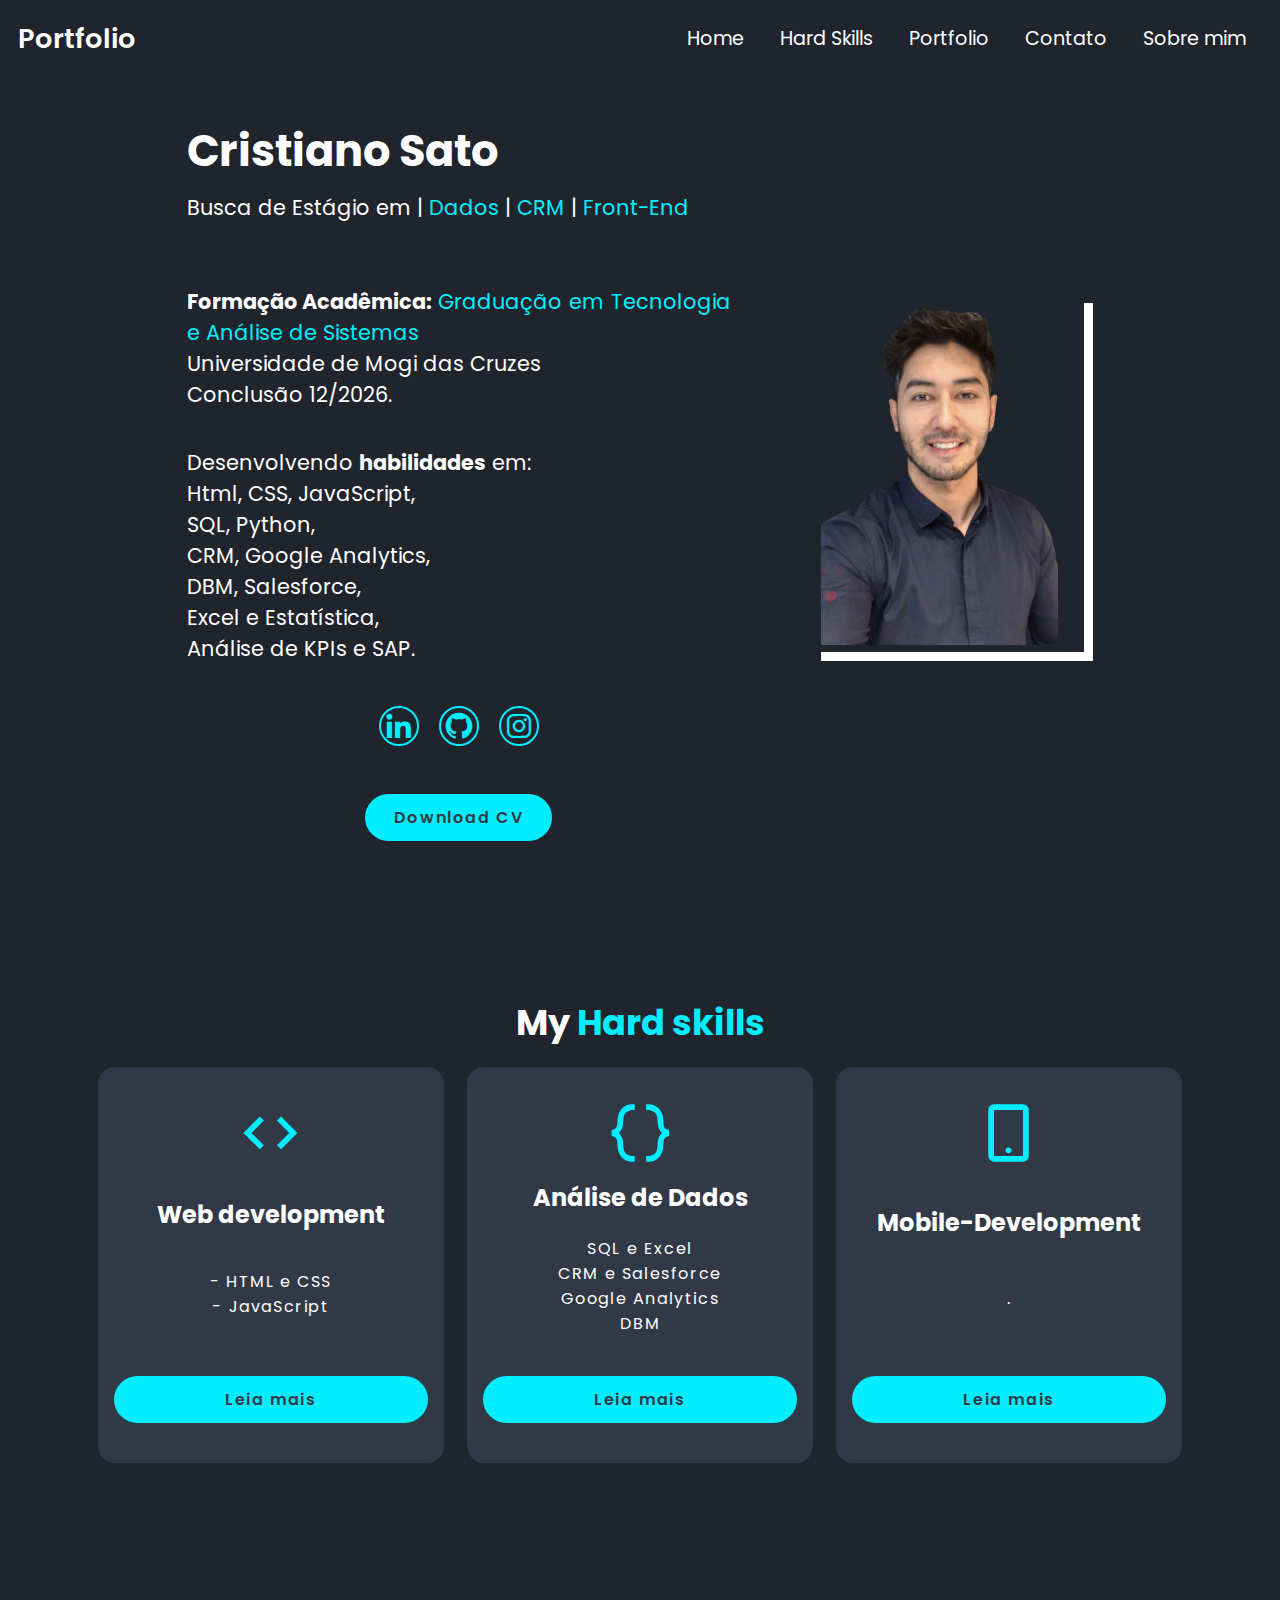
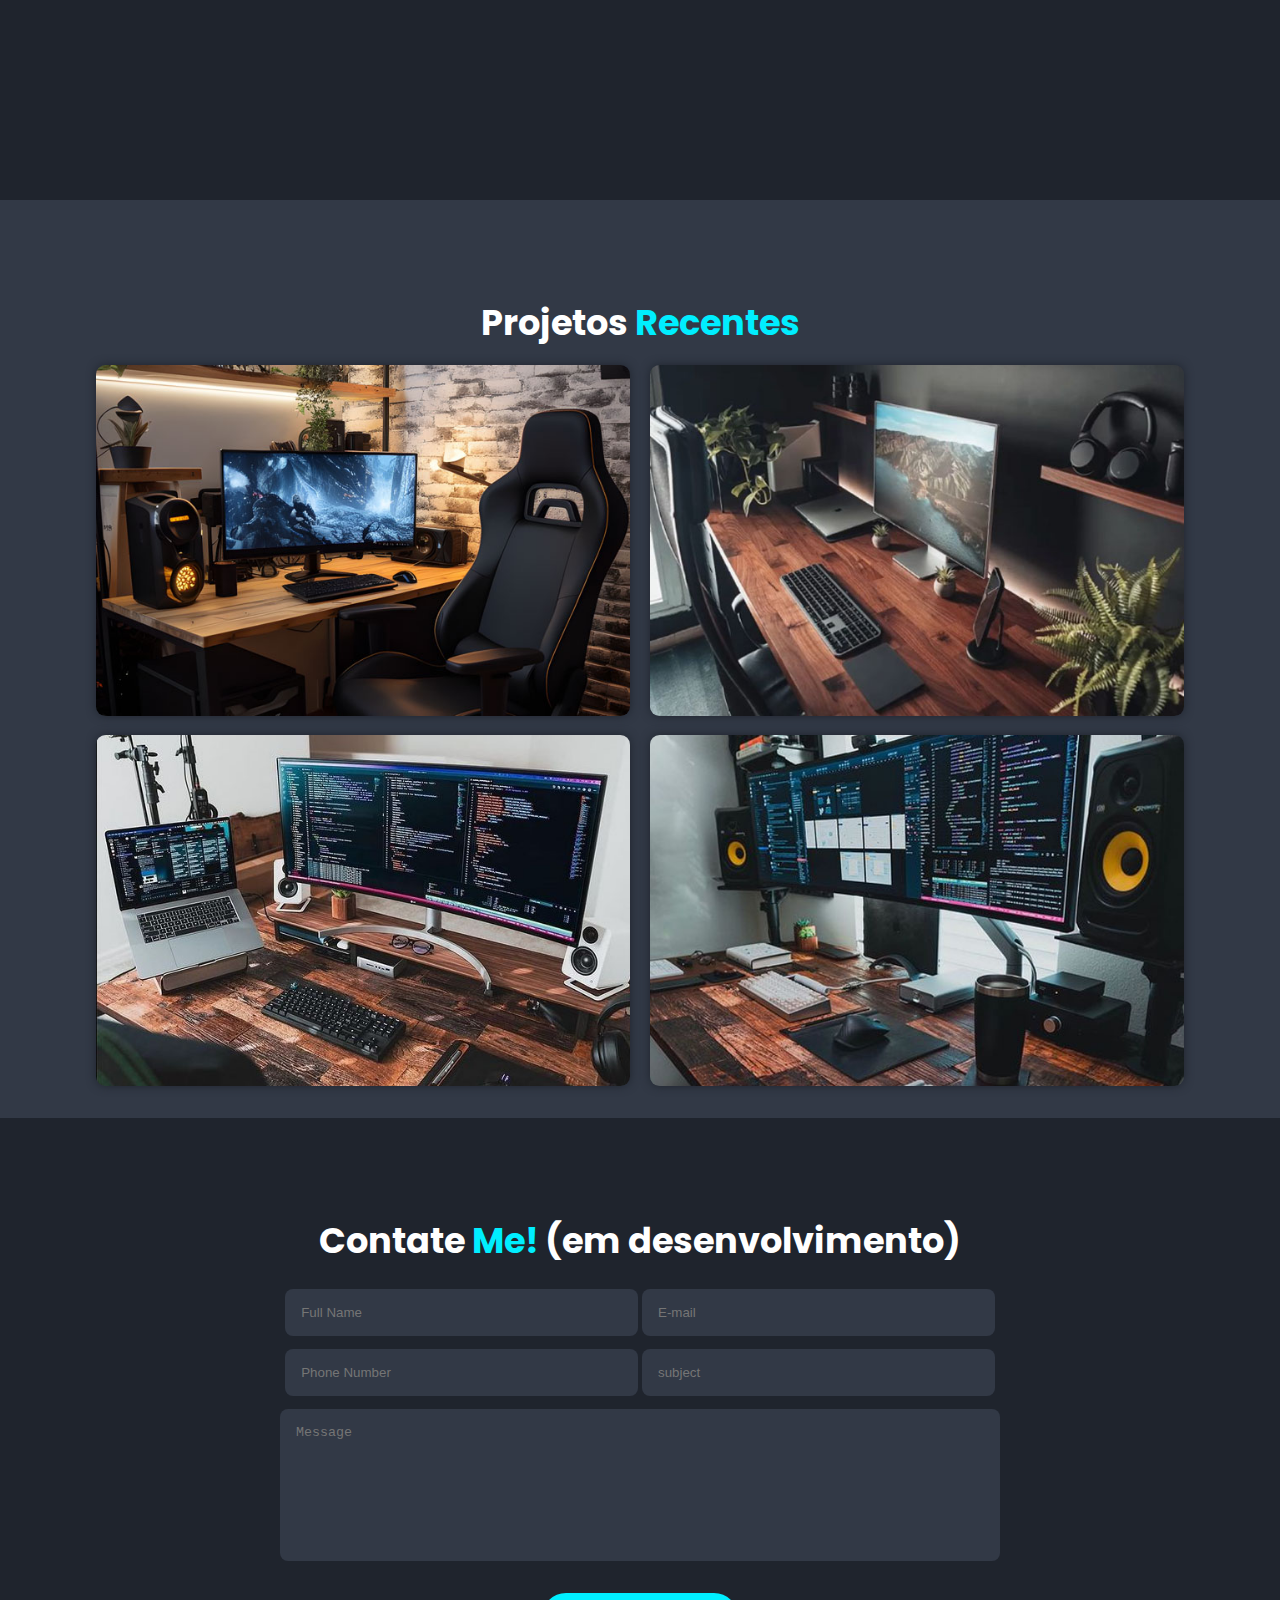
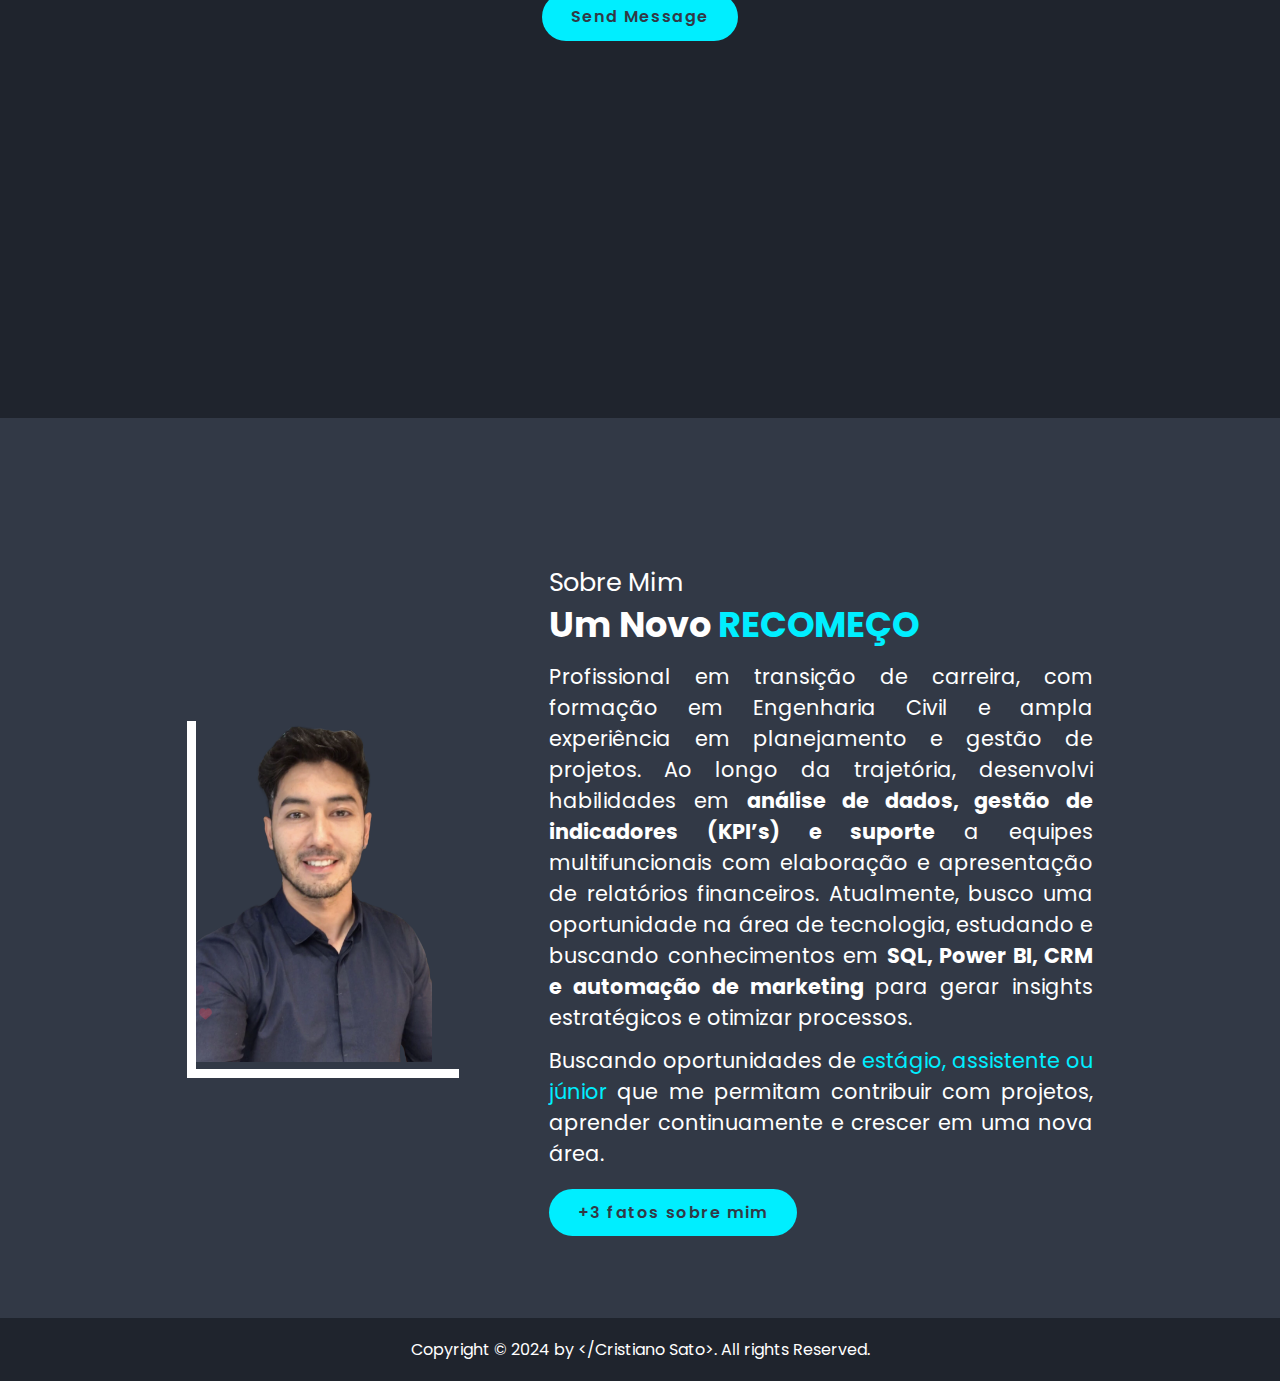
<file: index.html>
<!DOCTYPE html>
<html lang="Pt-br">
<head>
    <meta charset="UTF-8">
    <meta name="viewport" content="width=device-width, initial-scale=1.0">
    <title>Portfolio Cristiano Sato</title>
    <link rel="shortcut icon" href="#" type="image/x-icon">
    <!-- Box icons -->
    <link href='https://unpkg.com/boxicons@2.1.4/css/boxicons.min.css' rel='stylesheet'>
    <!-- custom css -->
     <link rel="stylesheet" href="css/style.css">

     
     
</head>
<body>
    <header>
        <a href="#" class="logo">Portfolio</a>

        <div class="nav">
            <a href="#home">Home</a>
            <a href="#services">Hard Skills</a>
            <a href="#portfolio">Portfolio</a>
            <a href="#contact">Contato</a>
            <a href="#about">Sobre mim</a>
        </div>

        <div class="nav-responsive">
            <a href="#home">Home</a>
            <a href="#services">Hard Skills</a>
            <a href="#portfolio">Portfolio</a>
            <a href="#contact">Contato</a>
            <a href="#about">Sobre mim</a>
        </div>

        <div class="menu-hamburguer">
            <div class="bar1"></div>
            <div class="bar2"></div>
            <div class="bar3"></div>
        </div>


    </header>

    <!-- home section -->
     <section class="home" id="home">
        <div class="home-content">
            
            <h1>Cristiano Sato</h1> 
            <p>Busca de Estágio em   | <span> Dados</span> | <span>CRM</span> | <span>Front-End</span> </p> <br><br>
            <!-- <p>Formado em <strong>Engenharia</strong>. --> 
            <p><strong>Formação Acadêmica:</strong> <span> Graduação em Tecnologia e Análise de Sistemas</span> <br>Universidade de Mogi das Cruzes <br>Conclusão 12/2026.  
            </p>
            <br>
            
            

            <p>
                 
                <!--7 anos de experiência na engenharia, desenvolvi uma base sólida em análise crítica, gestão de projetos e resolução de problemas complexos. 
                Atualmente, estou --> Desenvolvendo <strong>habilidades</strong> em: <br>
                 Html, CSS, JavaScript,<br>
                 SQL, Python, <br>
                 CRM, Google Analytics,<br>
                 DBM, Salesforce,<br>
                 Excel e Estatística, <br>
                 Análise de KPIs e SAP.
            </p>
            
            <p> 
                <!--Adquirindo habilidades em programação e análise de dados. Análise de KPIs e uma boa comunicação.
                Minha abordagem combina a precisão analítica da engenharia com a adaptação necessária para enfrentar desafios em novos projetos.  Estou em busca de oportunidades de <span> estágio, assistente ou júnior </span>que me permitam contribuir com projetos, aprender continuamente e crescer em uma nova área. -->
            </p>

            

            <div class="social-media">
                <a href="https://www.linkedin.com/in/cristiano-sato-61957b149/" target="_blank"><i class='bx bxl-linkedin'></i></i></a> 
                <a href="https://github.com/cristianosato" target="_blank"><i class='bx bxl-github'></i></a>
                <a href="#"><i class='bx bxl-instagram'></i></i></a>
            </div>

            <div>
                <a href="Cristiano Sato CV.pdf" class="btn">Download CV</a>
            </div>

           <!--
            <a href="Cristiano Sato CV.pdf" download>Baixar PDF</a>

            <p>Clique no link acima para baixar o arquivo PDF diretamente.</p>

            -->

        </div>

        <div class="home-img">
            <img src="img/file.png" alt="profile picture">
        </div>

     </section>
    <!-- /home section -->

    <!--service section -->
     <section class="services" id="services">
        <h2>My <span>Hard skills</span></h2>
        
        <div class="services-container">
            <div class="services-box">
                <i class='bx bx-code'></i>
                <h3>Web development</h3>
                
                <p>
                    - HTML e CSS<br> - JavaScript<br> 
                 </p>

                 <a href="#" class="btn">Leia mais</a>
            </div>

            <div class="services-box">
                <i class='bx bx-code-curly'></i>
                <h3>Análise de Dados</h3>
                
                <p>
                    SQL e Excel<br> CRM e Salesforce<br> Google Analytics<br> DBM<br>
                 </p>

                 <a href="#" class="btn">Leia mais</a>
            </div>
  
            <div class="services-box">
                <i class='bx bx-mobile-alt'></i>
                <h3>Mobile-Development</h3>
                
                <p>
                    .
                 </p>

                 <a href="#" class="btn">Leia mais</a>
            </div>

        </div>
     </section>
    <!--/service section -->
      
    <!-- portfolio section -->
     <section class="portfolio" id="portfolio">
        <h2>Projetos <span>Recentes</span></h2>

        <div class="portfolio-container">
            <div class="portfolio-box">
                <img src="img/01.jpg" alt="Portfolio 1">

                <div class="portfolio-layer">
                    <h4>Web Development</h4>

                    <p>velit repellat deserunt fugit accusamus at pariatur? Deleniti officiis fugit repellendus. Odit harum at ut culpa sint. Aut reiciendis eligendi, laboriosam fugit ipsa tenetur, odio iste, nisi facilis similique quasi necessitatibus cupiditate doloremque enim ea nesciunt ratione porro at optio ipsam. 

                    </p>

                    <a href="#">
                        <i class='bx bx-link-external' ></i>
                    </a>
                </div>
            </div>


            <div class="portfolio-box">
                <img src="img/02.jpg" alt="Portfolio 2">

                <div class="portfolio-layer">
                    <h4>Web Development</h4>

                    <p>velit repellat deserunt fugit accusamus at pariatur? Deleniti officiis fugit repellendus. Odit harum at ut culpa sint. Aut reiciendis eligendi, laboriosam fugit ipsa tenetur, odio iste, nisi facilis similique quasi necessitatibus cupiditate doloremque enim ea nesciunt ratione porro at optio ipsam. 

                    </p>

                    <a href="#">
                        <i class='bx bx-link-external'></i>
                    </a>
                </div>
            </div>


            <div class="portfolio-box">
                <img src="img/03.jpg" alt="Portfolio 3">

                <div class="portfolio-layer">
                    <h4>Web Development</h4>

                    <p>velit repellat deserunt fugit accusamus at pariatur? Deleniti officiis fugit repellendus. Odit harum at ut culpa sint. Aut reiciendis eligendi, laboriosam fugit ipsa tenetur, odio iste, nisi facilis similique quasi necessitatibus cupiditate doloremque enim ea nesciunt ratione porro at optio ipsam. 

                    </p>

                    <a href="#">
                        <i class='bx bx-link-external'></i>
                    </a>
                </div>
            </div>


            <div class="portfolio-box">
                <img src="img/04.jpg" alt="Portfolio 4">

                <div class="portfolio-layer">
                    <h4>Web Development</h4>

                    <p>velit repellat deserunt fugit accusamus at pariatur? Deleniti officiis fugit repellendus. Odit harum at ut culpa sint. Aut reiciendis eligendi, laboriosam fugit ipsa tenetur

                    </p>

                    <a href="#">
                        <i class='bx bx-link-external'></i>
                    </a>
                </div>
            </div>


        </div>
     </section>
    <!-- /portfolio section -->

    <!-- contact section -->
     <section class="contact" id="contact">
        <h2>Contate <span>Me!</span> (em desenvolvimento)</h2>

        <form action="" >
            <div class="input-box">
                <input type="text" placeholder="Full Name">
                <input type="email" placeholder="E-mail">
            </div>

            <div class="input-box">
                <input type="number" placeholder="Phone Number"> 
                <input type="text" placeholder="subject">
            </div>

            <textarea cols="30" rows="8" placeholder="Message"></textarea>

            <a href="#" class="btn">Send Message</a>

        </form>
     </section>
    <!-- /contact section -->

    <!-- about section -->
     <section class="about" id="about">
            <div class="about-img">
                <img src="img/file.png" alt="About Me">
            </div>

            <div class="about-content">
                <h3>Sobre Mim</h3>
                <h1> Um Novo <span>RECOMEÇO</span></h1>
                
                
                <p>
                    Profissional em transição de carreira, com formação em Engenharia Civil e ampla experiência em planejamento e gestão de projetos. Ao longo da trajetória, desenvolvi habilidades em <strong> análise de dados, gestão de indicadores (KPI’s) e suporte </strong> a equipes multifuncionais com elaboração e apresentação de relatórios financeiros. Atualmente, busco uma oportunidade na área de tecnologia, estudando e buscando conhecimentos em <strong>SQL, Power BI, CRM e automação de marketing </strong>para gerar insights estratégicos e otimizar processos.
                    <!-- 7 anos de experiência na engenharia, desenvolvi uma base sólida em análise crítica e gestão de projetos. <br>
                    Atualmente, buscando a transição para tecnologia e dados.-->
                </p>
                
                <p> 
                     Buscando oportunidades de <span> estágio, assistente ou júnior </span>que me permitam contribuir com projetos, aprender continuamente e crescer em uma nova área.
                </p>

                

                <a href="about.html" class="btn" > +3 fatos sobre mim</a>

            </div>
           
        </section>
    <!-- /about section -->

    <footer>
        <p>Copyright &copy; 2024 by &lt;/Cristiano Sato&gt;. All rights Reserved.</p>
    </footer>

</body>
<script src="js/script.js"></script>
</html>
</file>
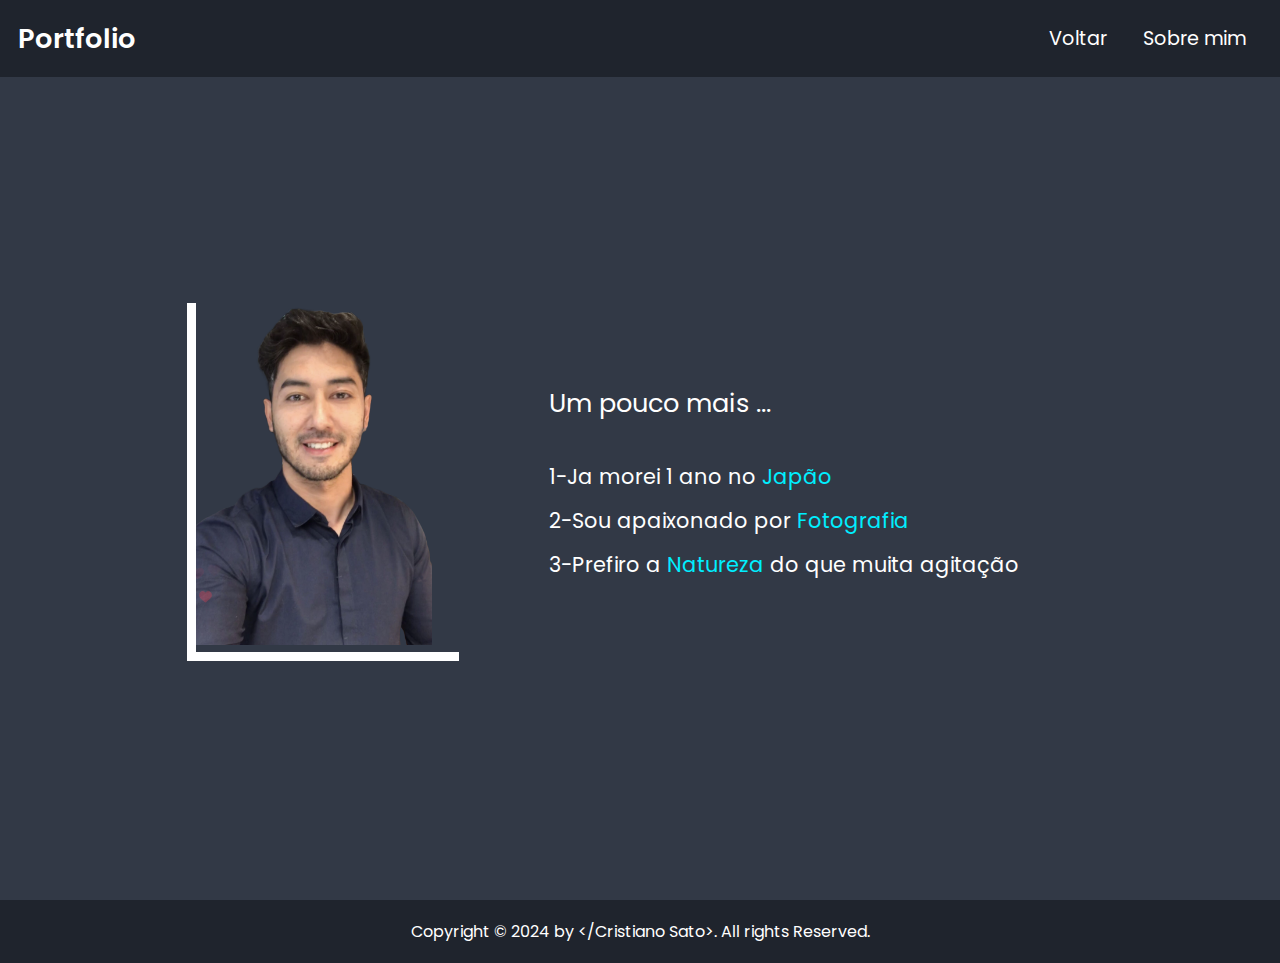
<file: about.html>
<!DOCTYPE html>
<html lang="Pt-br">
<head>
    <meta charset="UTF-8">
    <meta name="viewport" content="width=device-width, initial-scale=1.0">
    <title>Complete Portfolio Website</title>
    <link rel="shortcut icon" href="#" type="image/x-icon">
    <!-- Box icons -->
    <link href='https://unpkg.com/boxicons@2.1.4/css/boxicons.min.css' rel='stylesheet'>
    <!-- custom css -->
     <link rel="stylesheet" href="css/style.css">

     
     
</head>
<body>
    <header>
        <a href="#" class="logo">Portfolio</a>

        <div class="nav">
            <a href="index.html" href="#home" >Voltar</a>
            <a href="#about">Sobre mim</a>
        </div>

        <div class="nav-responsive">
            <a href="#home">Voltar</a>
            <a href="#services">services</a>
            <a href="#portfolio">portfolio</a>
            <a href="#contact">contact</a>
            <a href="#about">Sobre mim</a>
        </div>

        <div class="menu-hamburguer">
            <div class="bar1"></div>
            <div class="bar2"></div>
            <div class="bar3"></div>
        </div>


    </header>



   

    <!-- about section -->
     <section class="about" id="about">
            <div class="about-img">
                <img src="img/file.png" alt="About Me">
            </div>

            <div class="about-content">
                <h3>Um pouco mais ...</h3> <br>
                <p> 1-Ja morei 1 ano no <span>Japão</span> </p> 
                <p> 2-Sou apaixonado por <span>Fotografia</span> </p> 
                <p> 3-Prefiro a  <span>Natureza</span> do que muita agitação </p>

                <!-- 
                <p> 
                    Culpa hic pariatur tempore repellat impedit, quos quibusdam eius! Voluptatibus provident ex, ullam odit repellat natus rem voluptates modi odio autem, molestias quos  minus voluptas repellat obcaecati a officia eius officiis quos!   
                </p>

                <a href="about.html" class="btn" > Mais sobre mim</a>  -->

            </div>
           
        </section>
    <!-- /about section -->

    <footer>
        <p>Copyright &copy; 2024 by &lt;/Cristiano Sato&gt;. All rights Reserved.</p>
    </footer>

</body>
<script src="js/script.js"></script>
</html>
</file>
<file: css/style.css>
/* Imports the poppins font fron Googlw Fonts */

@import url('https://fonts.googleapis.com/css2?family=Poppins:wght@300;400;700&display=swap');


:root {
    --main-color: #00eeff;
    --text-color: #ffffff;
    --bg-color-01: #1f242d;
    --bg-color-02: #323946;
    --color-00: #0000001a;

    /* Extra */
    --color-01:#999999;
    --color-02:#009539;
    --color-03:#7950f2;
    --color-04:#c00000;
    --color-05:#232323;

}

* {
    margin: 0;
    padding: 0;
    box-sizing: border-box;
    text-decoration: none;
    border: none;
    outline: none;
    scroll-behavior:smooth;

}

html {
    font-family:'Poppins', sans-serif;
    font-size: 16px;
}

body{
    background-color: var(--bg-color-01);
    color: var(--text-color);
}

header{
    position: fixed;
    top: 0;
    left: 0;
    width: 100%;
    padding: 1.1rem;
    background-color: var(--bg-color-01);
    display: flex;
    justify-content: space-between;
    align-items: center;
    z-index: 100;
   

    /* border: solid 1px var(--color-02); */
}

.logo{
    font-size: 1.7rem;
    color: var(--text-color);
    font-weight: 600;
    cursor: default;
}

.nav-responsive{
    display: none;
    position: absolute;
    top: 100%;
    left: 0;
    width: 100%;
    padding: 1rem;
    background-color: var(--bg-color-01);
}

.nav a, .nav-responsive a {
    font-size: 1.2rem;
    color: var(--text-color);
    padding: 0.5rem 1rem;
    transition: 0.4s;

   /* border: solid 1px var(--color-02); /* teste */ 


}

.nav a:hover, .nav-responsive a:hover {
    color: var(--main-color);
}

section {
    min-height: 100vh;
    padding: 6rem 6rem 2rem;

    /* border: solid 1px var(--color-02); /* teste */
}

span {
    color: var(--main-color);
}

.home, .about {
    display: flex;
    flex-direction: row;
    justify-content: space-evenly;
    align-items: center;
}


.home-img {


    border-right: solid 0.6rem;
    border-bottom: solid 0.6rem;
    border-image: linear-gradient (225deg, tranparente 50% , var(--main-color));
}


.about-img {
    border-left:  solid 0.6rem;
    border-bottom: solid 0.6rem;
    border-image: linear-gradient (225deg, tranparente 50% , var(--main-color));
}


.home-img img, .about-img img {
    width: 90%;
}


.about{
    background-color: var(--bg-color-02);
}


.home-content, .about-content {
    width: 65%;  
}


.home-content h1, .about-content h1 {
    font-weight: 700;
    line-height: 2rem;
    font-weight: 100;
         
} 



.home-content h3, .about-content h3 {
    font-weight: 400;
    font-size: 1.6rem;
}

.home-content p, .about-content p {
    margin-top: 0.8rem;
    text-align: justify; 
    font-size: 1.3rem;
}

.services h2,
.portfolio h2,
.contact h2{
    font-size:2.2rem ;
    margin-bottom: 1rem;
    text-align: center;
}

.services-container {
    display: flex;
    flex-direction: row;
    justify-content: space-evenly;
    
}

.services-box{
    display: flex;
    flex-direction: column;
    justify-content: space-between;
    min-height: 25rem;
    margin-bottom: 1rem;
}

.services-container  .services-box {
    padding: 2rem 1rem 2.5rem;
    border-radius: 1.2rem;
    text-align: center;
    border: solid 0.15rem var(--bg-color-01);
    background-color: var(--bg-color-02);
    transition: 0.5s ease;
}

.services-container  .services-box:hover {
    border-color: var(--main-color);
    transform: scale(1.05);
}

.services-box i {
    font-size: 4.3rem;
    color: var(--main-color);

}

.services-box h3 {
    font-size: 1.5rem;

}

.services-box p {
    margin: 0.5rem;
    letter-spacing: 0.1rem;
    /* N lines ...*/
    display: -webkit-box;
    -webkit-line-clamp: 4;
    -webkit-box-orient: vertical;
    overflow: hidden;
    text-overflow: ellipsis;    
}


.btn :hover{
    box-shadow: 0 0 0.3rem var(--main-color);
    background-color: inherit;
    cursor: pointer;
    
}

.portfolio {
    background-color: var(--bg-color-02);
}

.portfolio-container{
    display: grid;
    gap: 1.2rem;  
}


.portfolio-box{
    position: relative;
    border-radius: 0.6rem;
    box-shadow: 0 0 0.6rem var(--bg-color-01);
    overflow: hidden;
    display: flex; 
    
}


.portfolio-box img {
    width: 100%;
    transition: 0.5s ease;
}


.portfolio-box img:hover {
    transform: scale(1.1);
}

.portfolio-box .portfolio-layer {
    position: absolute;
    bottom: 0;
    left: 0;
    width: 100%;
    height: 90%;
    background: linear-gradient(transparent,var(--main-color));
    display: flex;
    flex-direction: column;
    justify-content: center;
    align-items: center;
    text-align: center;
    padding: 1rem 1rem 2rem;
    transform: translateY(90rem);
    transition: 0.7s ease; 
}

.portfolio-box:hover .portfolio-layer {
    transform: translateY(0);
}

.portfolio-layer h4 {
    font-size: 1.5rem;  
}


.portfolio-layer p {
    font-size: 0.85rem;
    margin: 0.2rem 0 0.5rem; 
}


.portfolio-layer a {
    display: inline-flex;
    justify-content: center;
    align-items: center;
    width: 3rem; 
    height: 3rem;
    background: var(--text-color);
    border-radius: 50%;
}


.portfolio-layer a i {
    font-size: 1.2rem;
    color: var(--bg-color-02);
}


form {
    max-width: 45rem;
    margin:0.6rem auto ;
    text-align: center;
    margin-bottom: 2rem;
    

}


form.input-box {
    display: flex;
    justify-content: space-between;
    flex-wrap: wrap;

    

}

form .input-box input,
form textarea {
    width: 100%;
    padding: 1rem;

    
    color: var(var(--text-color));
    background-color: var(--bg-color-02);
    border-radius: 0.5rem;
    margin: 0.4rem 0;

}

form textarea {
    resize: none;

}


footer {
    display: flex;
    flex-direction: row;
    justify-content: center;
    align-items: center;
    padding: 1.2rem;
    background-color: var(--bg-color-01);
}

.social-media img {
    width: 3.5rem;
}

.social-media a {
    display: inline-flex;
    justify-content: center;
    align-items: center;
    width: 2.5rem;
    height: 2.5rem;
    background: transparent;
    border: solid 0.15rem var(--main-color);
    border-radius: 50%;
    font-size: 2rem;
    color: var(--main-color);
    margin: 1.8rem 0.5rem ;
    transition: 0.5s ease;
}

.social-media a:hover {
    background-color: var(--main-color);
    color: var(--bg-color-02);
    box-shadow: 0 0 0.3rem var(--main-color);
}



/* ====button====*/
.btn {
    display: inline-block;
    padding: 0.7rem 1.8rem;
    background-color: var(--main-color);
    border-radius: 2rem;
    color: var(--bg-color-02);
    font-weight: 600;
    letter-spacing: 0.1rem;
    transition: 0.3s ease;
    margin-top: 1.2rem;
}
/* ====/button====*/


/* ==== menu hamburguerv */

.menu-hamburguer {
    display: none;
    cursor: pointer;

}

.bar1, .bar2, .bar3 {
    width: 2rem;
    height: 0.3rem;
    background-color: var(--text-color);
    margin: 0.4rem 0;
    transition: 0.3s ease;

}

.change .bar1 {
    transform: translate(0, 0.65rem) rotate(-45deg);
}

.change .bar2 {
    opacity: 0;
}

.change .bar3 {
    transform: translate(0, -0.65rem) rotate(45deg);
}
/* ==== /menu hamburguer */



/* ==== media queries ====*/

/* Extra Small (xs): Smartphone (portrait) */
@media (min-width: 0px) {
    .menu-hamburguer{
        display: block; 
    }
    
    .nav{
        display: none;
    }

    .nav-responsive a {
        display: block;
        font-size: 1.2rem;
        margin: 0.5rem 0;
    }

    .section{
        padding: 6rem 2.5rem;
    }

    .home, .about {
        flex-direction: column;
        gap: 1.rem;

    }

    .home-img, .about-img {
        width: 80%;
        max-width: 80%;
    }

    .home-content, .about-content{
        width: 100%;

    }

    .home-content div{
        text-align: center;
    }

    .home-content h1, .about-content h1{
        font-size: 2.2rem;
        font-weight: 700;
        line-height: 1.3;

    }

    .services-container{
        flex-direction: column;
        align-items: center;
    }

    .services-box{
        width: 100%;
    }

    .portfolio-layer h4 {
        font-size: 2rem;  
    }
    
    
    .portfolio-layer p {
        font-size: 1rem;
        margin: 0.2rem 0 0.8rem; 
    }
    


    /* header {
        background-color: var(--color-01); /teste/
    } */

}

/* Small (sm): Smartphone (landscape) */
@media (min-width: 576px) {
    

    /*header {
        background-color: var(--color-02); /teste/
    } */

    .home-img, .about-img {
        width: 65%;
        max-width: 65%;
    }


    .services-box{
        width: 90%;
    }

    .portfolio-layer h4 {
        font-size: 1.5rem;  
    }
    
    
    .portfolio-layer p {
        font-size: 0.9rem;
        margin: 0.2rem 0 0.8rem; 
    }
}

/* Medium (nd): Tablet */
@media (min-width: 768px) {
    
    .menu-hamburguer{
        display: none;

    }

    .nav{
        display: block;
    }

    .nav-responsive, .nav-responsive a{
        display: none;

    }

    .home, .about {
        flex-direction: row;
        justify-content: space-evenly;

    }

    .home-img, .about-img {
        max-width: 35%;
    }

    .home-content, .about-content{
        width: 50%;
    }


   


    .services-box{
        width: 80%;
        margin-bottom: 2rem;
    }

    .portfolio-container{
        grid-template-columns: auto auto;
    }


    form .input-box input{
        width: 49%;
    }

    .portfolio-layer h4 {
        font-size: 1.7rem;  
    }
    
    
    .portfolio-layer p {
        font-size: 1.2rem;
        margin: 0.2rem 0 0.8rem; 
    }

    /*header {
        background-color: var(--color-03); /teste/
    } */
}   

/* Large (lg): Notebook */
@media (min-width: 992px) {

    /* .home-img, .about-img {
        max-width: 35%;
    } */

    .services-container{
        flex-direction: row;
        gap: 1.2rem;
    }

    /* header {
        background-color: var(--color-04); /teste/
    } */
}   

/* Extra Large (xl): Desktop */

@media (min-width: 1200px) {

    .home-img, .about-img {
        max-width: 25%;
    }

    .home-content h1{
        font-size: 2.7rem;
    }
    

    .home-content h3{
        font-size: 2rem;
    }

    .portfolio-container{
        grid-template-columns: auto auto;
    }

    /* header {
        background-color: var(--color-05); /teste/
    } */
}  


/* ==== /media queries ====*/
</file>
